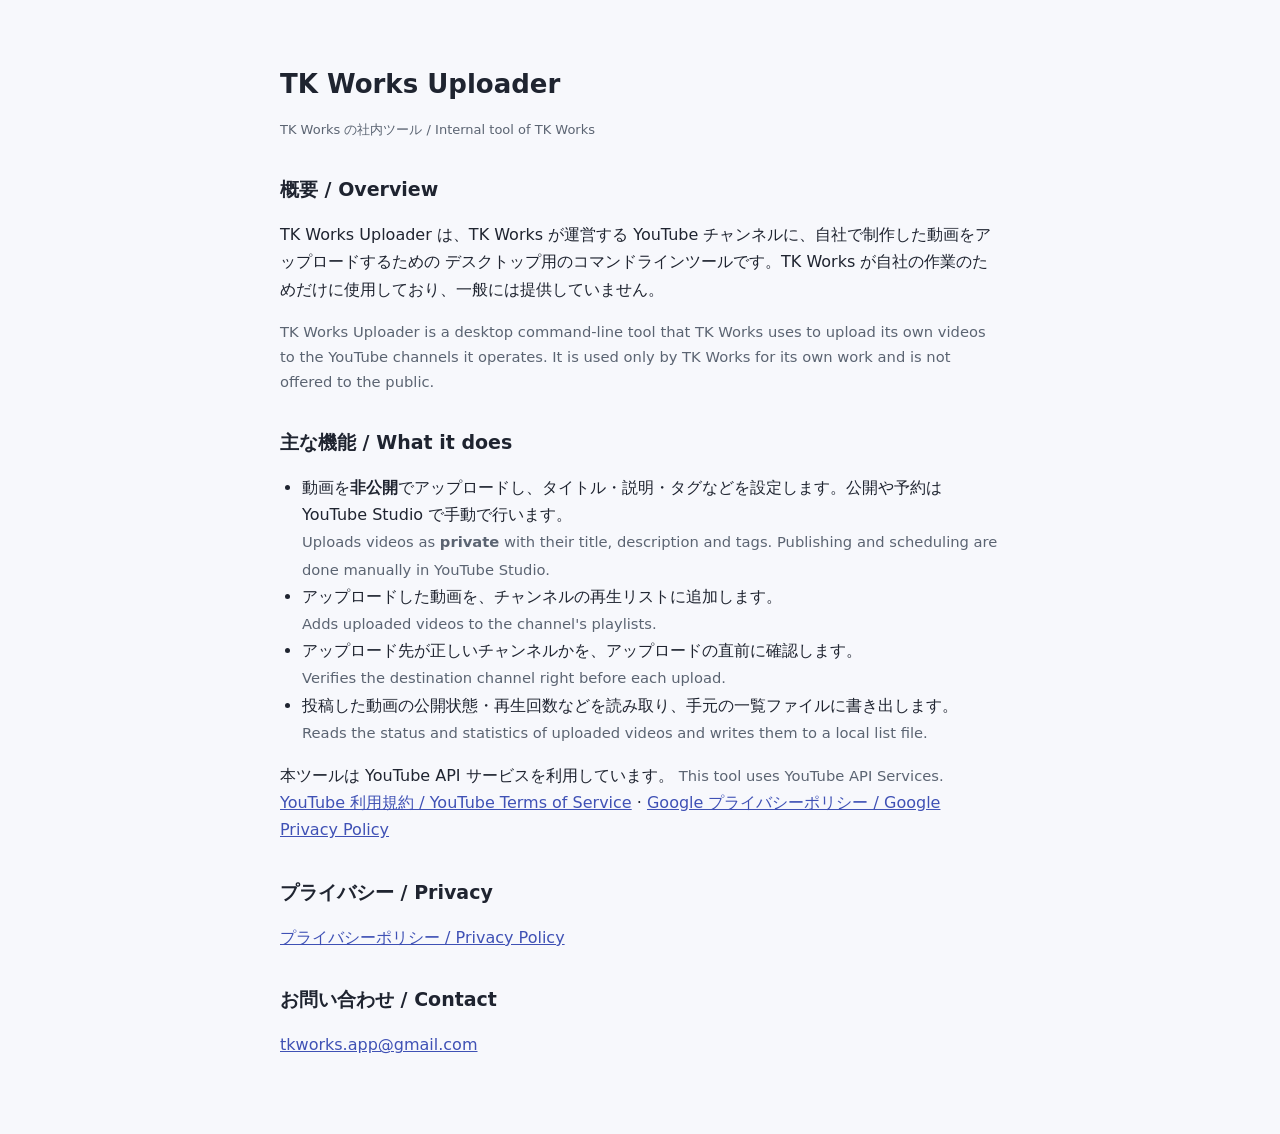
<file: index.html>
<!DOCTYPE html>
<html lang="ja">
<head>
  <meta charset="UTF-8" />
  <meta name="viewport" content="width=device-width, initial-scale=1.0" />
  <title>TK Works Uploader</title>
  <meta name="description" content="TK Works が自社の YouTube チャンネルへ動画を非公開でアップロードし、投稿状況を確認するための社内ツールです。" />
  <link rel="stylesheet" href="styles.css" />
</head>
<body>
  <article class="doc">
    <h1>TK Works Uploader</h1>
    <p class="updated">TK Works の社内ツール / Internal tool of TK Works</p>

    <h2>概要 / Overview</h2>
    <p>
      TK Works Uploader は、TK Works が運営する YouTube チャンネルに、自社で制作した動画をアップロードするための
      デスクトップ用のコマンドラインツールです。TK Works が自社の作業のためだけに使用しており、一般には提供していません。
    </p>
    <p class="en">
      TK Works Uploader is a desktop command-line tool that TK Works uses to upload its own videos to the YouTube
      channels it operates. It is used only by TK Works for its own work and is not offered to the public.
    </p>

    <h2>主な機能 / What it does</h2>
    <ul>
      <li>
        動画を<strong>非公開</strong>でアップロードし、タイトル・説明・タグなどを設定します。公開や予約は YouTube Studio で手動で行います。
        <br /><span class="en">Uploads videos as <strong>private</strong> with their title, description and tags. Publishing and scheduling are done manually in YouTube Studio.</span>
      </li>
      <li>
        アップロードした動画を、チャンネルの再生リストに追加します。
        <br /><span class="en">Adds uploaded videos to the channel's playlists.</span>
      </li>
      <li>
        アップロード先が正しいチャンネルかを、アップロードの直前に確認します。
        <br /><span class="en">Verifies the destination channel right before each upload.</span>
      </li>
      <li>
        投稿した動画の公開状態・再生回数などを読み取り、手元の一覧ファイルに書き出します。
        <br /><span class="en">Reads the status and statistics of uploaded videos and writes them to a local list file.</span>
      </li>
    </ul>

    <p>
      本ツールは YouTube API サービスを利用しています。
      <span class="en">This tool uses YouTube API Services.</span><br />
      <a href="https://www.youtube.com/t/terms">YouTube 利用規約 / YouTube Terms of Service</a> ·
      <a href="https://policies.google.com/privacy">Google プライバシーポリシー / Google Privacy Policy</a>
    </p>

    <h2>プライバシー / Privacy</h2>
    <p>
      <a href="privacy.html">プライバシーポリシー / Privacy Policy</a>
    </p>

    <h2>お問い合わせ / Contact</h2>
    <p><a href="mailto:tkworks.app@gmail.com">tkworks.app@gmail.com</a></p>
  </article>
</body>
</html>
</file>
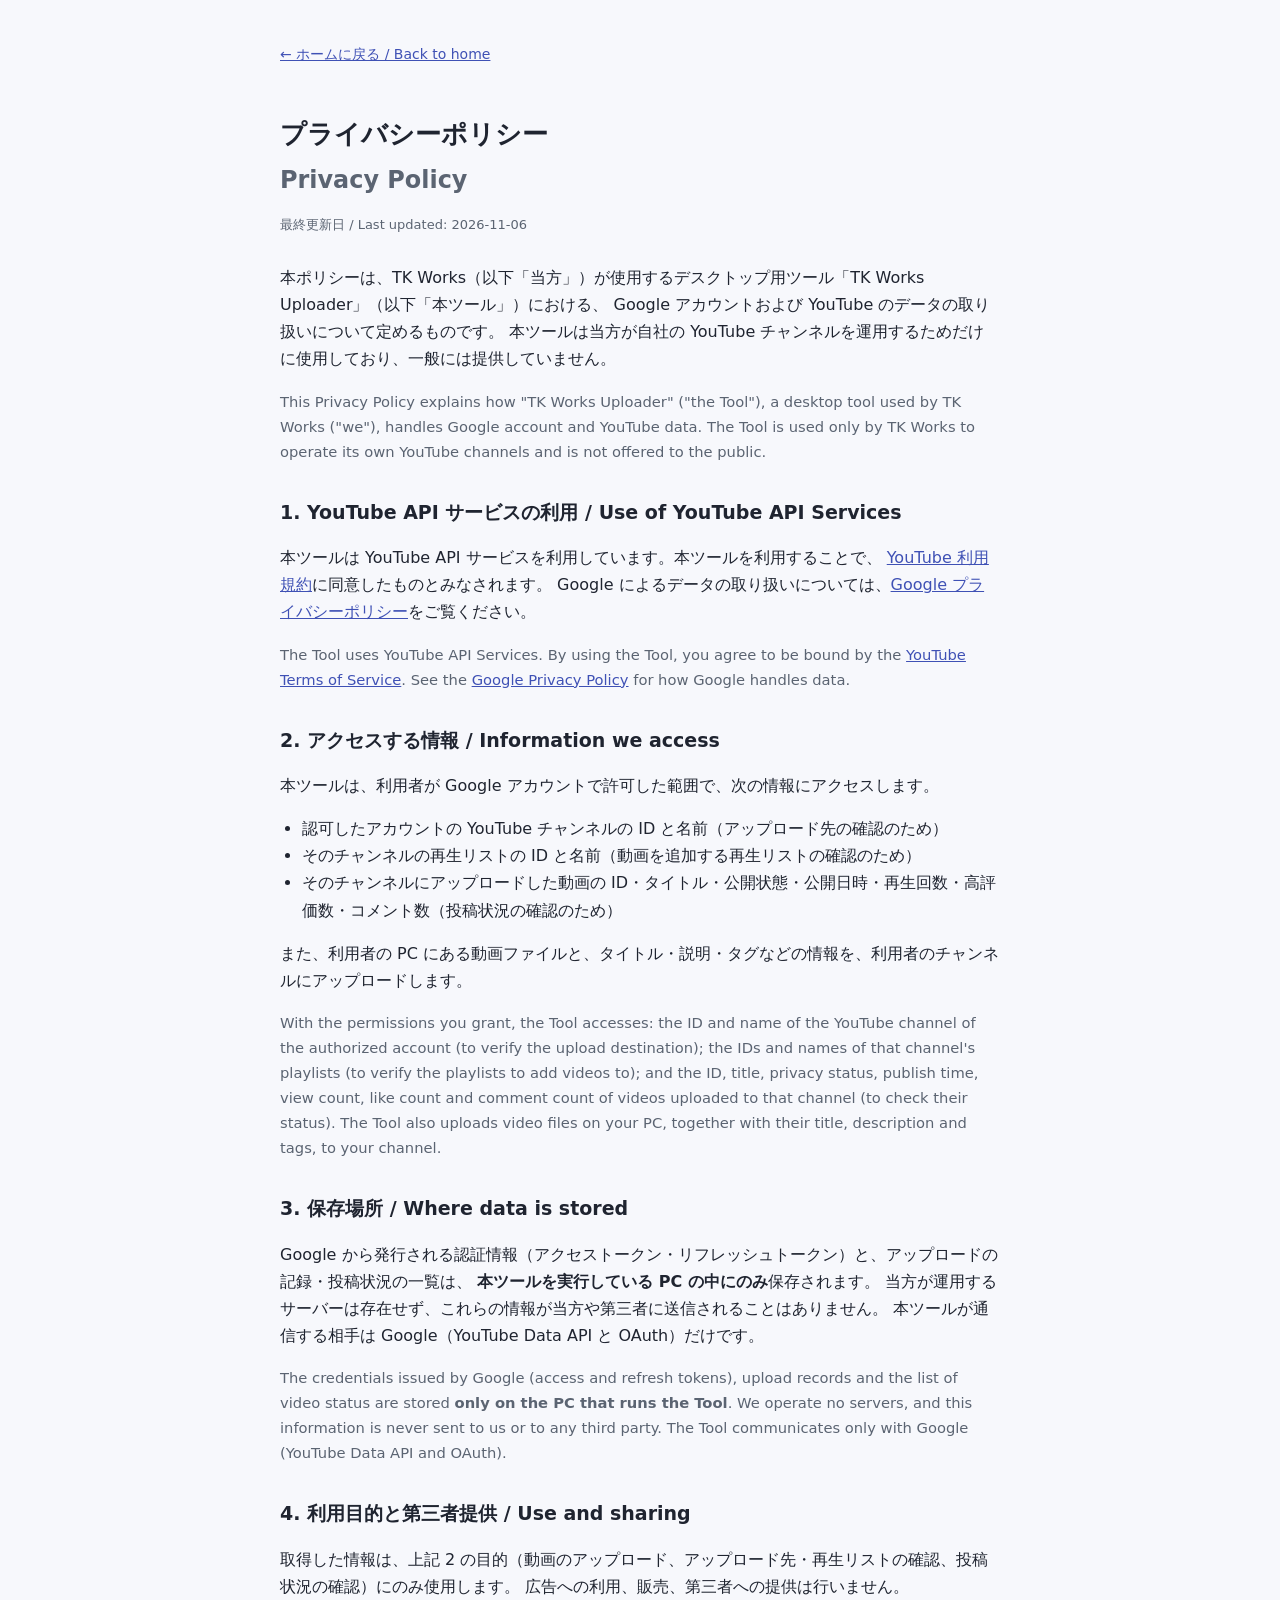
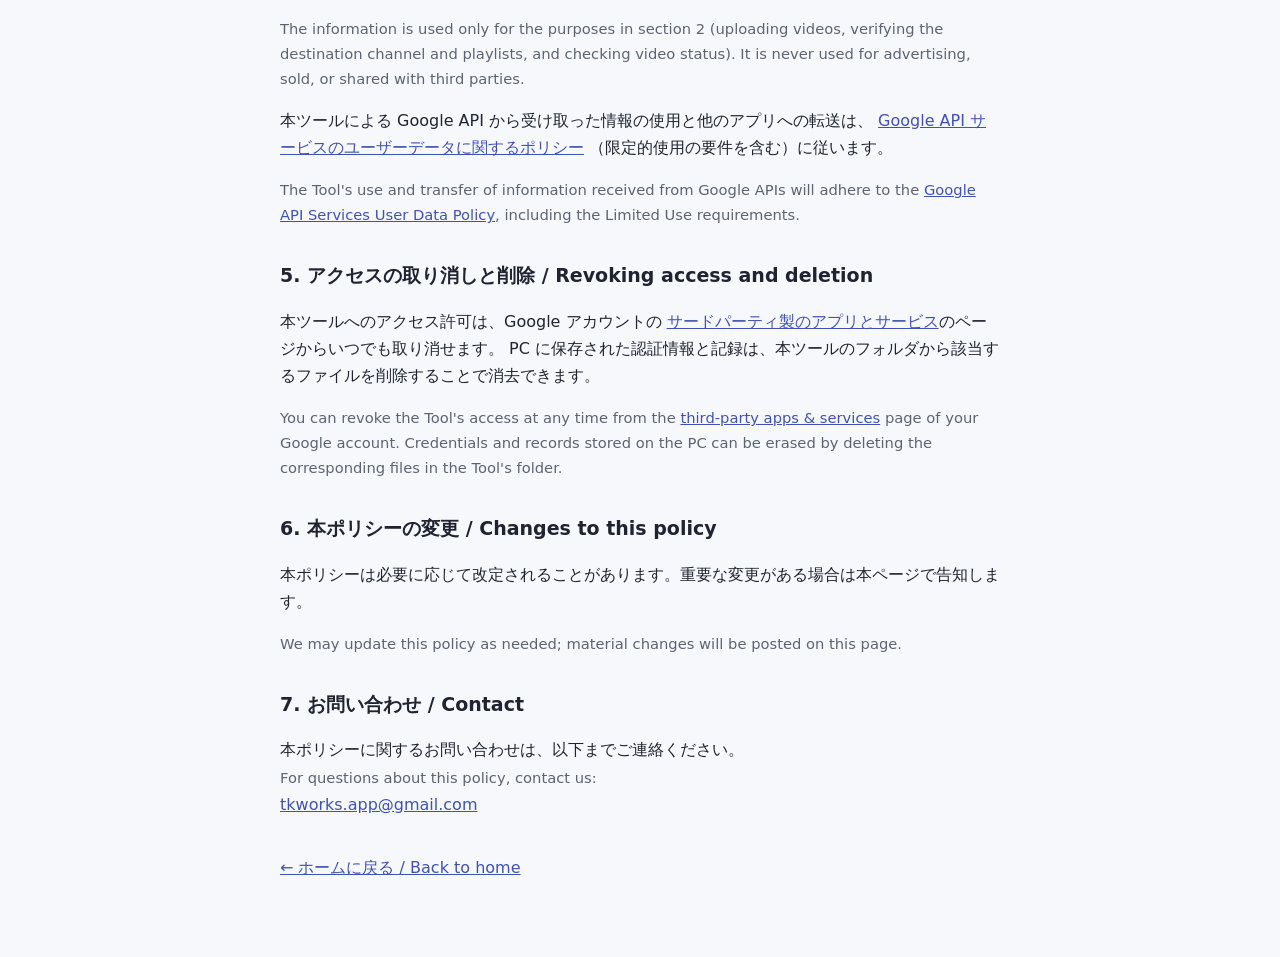
<file: privacy.html>
<!DOCTYPE html>
<html lang="ja">
<head>
  <meta charset="UTF-8" />
  <meta name="viewport" content="width=device-width, initial-scale=1.0" />
  <title>プライバシーポリシー / Privacy Policy — TK Works Uploader</title>
  <meta name="description" content="TK Works Uploader のプライバシーポリシー。Google アカウントのデータは利用者の PC にのみ保存され、第三者に提供しません。" />
  <link rel="stylesheet" href="styles.css" />
</head>
<body>
  <article class="doc">
    <a class="back" href="index.html">← ホームに戻る / Back to home</a>
    <h1>プライバシーポリシー<br /><span class="en">Privacy Policy</span></h1>
    <p class="updated">最終更新日 / Last updated: 2026-11-06</p>

    <p>
      本ポリシーは、TK Works（以下「当方」）が使用するデスクトップ用ツール「TK Works Uploader」（以下「本ツール」）における、
      Google アカウントおよび YouTube のデータの取り扱いについて定めるものです。
      本ツールは当方が自社の YouTube チャンネルを運用するためだけに使用しており、一般には提供していません。
    </p>
    <p class="en">
      This Privacy Policy explains how "TK Works Uploader" ("the Tool"), a desktop tool used by TK Works ("we"),
      handles Google account and YouTube data. The Tool is used only by TK Works to operate its own YouTube channels
      and is not offered to the public.
    </p>

    <h2>1. YouTube API サービスの利用 / Use of YouTube API Services</h2>
    <p>
      本ツールは YouTube API サービスを利用しています。本ツールを利用することで、
      <a href="https://www.youtube.com/t/terms">YouTube 利用規約</a>に同意したものとみなされます。
      Google によるデータの取り扱いについては、<a href="https://policies.google.com/privacy">Google プライバシーポリシー</a>をご覧ください。
    </p>
    <p class="en">
      The Tool uses YouTube API Services. By using the Tool, you agree to be bound by the
      <a href="https://www.youtube.com/t/terms">YouTube Terms of Service</a>. See the
      <a href="https://policies.google.com/privacy">Google Privacy Policy</a> for how Google handles data.
    </p>

    <h2>2. アクセスする情報 / Information we access</h2>
    <p>本ツールは、利用者が Google アカウントで許可した範囲で、次の情報にアクセスします。</p>
    <ul>
      <li>認可したアカウントの YouTube チャンネルの ID と名前（アップロード先の確認のため）</li>
      <li>そのチャンネルの再生リストの ID と名前（動画を追加する再生リストの確認のため）</li>
      <li>そのチャンネルにアップロードした動画の ID・タイトル・公開状態・公開日時・再生回数・高評価数・コメント数（投稿状況の確認のため）</li>
    </ul>
    <p>
      また、利用者の PC にある動画ファイルと、タイトル・説明・タグなどの情報を、利用者のチャンネルにアップロードします。
    </p>
    <p class="en">
      With the permissions you grant, the Tool accesses: the ID and name of the YouTube channel of the authorized account
      (to verify the upload destination); the IDs and names of that channel's playlists (to verify the playlists to add
      videos to); and the ID, title, privacy status, publish time, view count, like count and comment count of videos
      uploaded to that channel (to check their status). The Tool also uploads video files on your PC, together with their
      title, description and tags, to your channel.
    </p>

    <h2>3. 保存場所 / Where data is stored</h2>
    <p>
      Google から発行される認証情報（アクセストークン・リフレッシュトークン）と、アップロードの記録・投稿状況の一覧は、
      <strong>本ツールを実行している PC の中にのみ</strong>保存されます。
      当方が運用するサーバーは存在せず、これらの情報が当方や第三者に送信されることはありません。
      本ツールが通信する相手は Google（YouTube Data API と OAuth）だけです。
    </p>
    <p class="en">
      The credentials issued by Google (access and refresh tokens), upload records and the list of video status are stored
      <strong>only on the PC that runs the Tool</strong>. We operate no servers, and this information is never sent to us
      or to any third party. The Tool communicates only with Google (YouTube Data API and OAuth).
    </p>

    <h2>4. 利用目的と第三者提供 / Use and sharing</h2>
    <p>
      取得した情報は、上記 2 の目的（動画のアップロード、アップロード先・再生リストの確認、投稿状況の確認）にのみ使用します。
      広告への利用、販売、第三者への提供は行いません。
    </p>
    <p class="en">
      The information is used only for the purposes in section 2 (uploading videos, verifying the destination channel and
      playlists, and checking video status). It is never used for advertising, sold, or shared with third parties.
    </p>
    <p>
      本ツールによる Google API から受け取った情報の使用と他のアプリへの転送は、
      <a href="https://developers.google.com/terms/api-services-user-data-policy">Google API サービスのユーザーデータに関するポリシー</a>
      （限定的使用の要件を含む）に従います。
    </p>
    <p class="en">
      The Tool's use and transfer of information received from Google APIs will adhere to the
      <a href="https://developers.google.com/terms/api-services-user-data-policy">Google API Services User Data Policy</a>,
      including the Limited Use requirements.
    </p>

    <h2>5. アクセスの取り消しと削除 / Revoking access and deletion</h2>
    <p>
      本ツールへのアクセス許可は、Google アカウントの
      <a href="https://myaccount.google.com/permissions">サードパーティ製のアプリとサービス</a>のページからいつでも取り消せます。
      PC に保存された認証情報と記録は、本ツールのフォルダから該当するファイルを削除することで消去できます。
    </p>
    <p class="en">
      You can revoke the Tool's access at any time from the
      <a href="https://myaccount.google.com/permissions">third-party apps &amp; services</a> page of your Google account.
      Credentials and records stored on the PC can be erased by deleting the corresponding files in the Tool's folder.
    </p>

    <h2>6. 本ポリシーの変更 / Changes to this policy</h2>
    <p>本ポリシーは必要に応じて改定されることがあります。重要な変更がある場合は本ページで告知します。</p>
    <p class="en">We may update this policy as needed; material changes will be posted on this page.</p>

    <h2>7. お問い合わせ / Contact</h2>
    <p>
      本ポリシーに関するお問い合わせは、以下までご連絡ください。<br />
      <span class="en">For questions about this policy, contact us:</span><br />
      <a href="mailto:tkworks.app@gmail.com">tkworks.app@gmail.com</a>
    </p>

    <p style="margin-top:36px;"><a href="index.html">← ホームに戻る / Back to home</a></p>
  </article>
</body>
</html>
</file>
<file: styles.css>
:root {
  --primary: #3f51b5;
  --primary-dark: #303f9f;
  --bg: #f7f8fc;
  --card: #ffffff;
  --text: #1f2430;
  --muted: #5b6472;
  --border: #e3e6ef;
  --accent-bg: #eef1ff;
  --ok: #0f766e;
  --ok-bg: #ecfdf5;
  --maxw: 960px;
}

* { box-sizing: border-box; }

html { scroll-behavior: smooth; }

body {
  margin: 0;
  font-family: "Segoe UI", "Hiragino Sans", "Meiryo", system-ui, sans-serif;
  color: var(--text);
  background: var(--bg);
  line-height: 1.7;
  font-size: 16px;
}

a { color: var(--primary); }

.lang-en {
  color: var(--muted);
  font-size: 0.86em;
  display: block;
  margin-top: 2px;
  font-weight: 400;
}

/* ---- header ---- */
.site-header {
  background: linear-gradient(135deg, var(--primary), var(--primary-dark));
  color: #fff;
  padding: 56px 20px 60px;
  text-align: center;
}
.site-header .logo {
  font-size: 44px;
  line-height: 1;
  margin-bottom: 14px;
}
.site-header h1 {
  margin: 0 0 6px;
  font-size: 30px;
  letter-spacing: 0.02em;
}
.site-header .tagline {
  max-width: 640px;
  margin: 10px auto 0;
  font-size: 17px;
}
.site-header .tagline .lang-en { color: rgba(255,255,255,0.82); }

.cta-row { margin-top: 26px; display: flex; gap: 12px; justify-content: center; flex-wrap: wrap; }
.btn {
  display: inline-block;
  padding: 11px 22px;
  border-radius: 8px;
  font-size: 15px;
  font-weight: 600;
  text-decoration: none;
  border: 1px solid transparent;
}
.btn-primary { background: #fff; color: var(--primary-dark); }
.btn-primary:hover { background: #eef1ff; }
.btn-ghost { border-color: rgba(255,255,255,0.6); color: #fff; }
.btn-ghost:hover { background: rgba(255,255,255,0.12); }

/* ---- layout ---- */
main { max-width: var(--maxw); margin: 0 auto; padding: 0 20px; }
section { padding: 44px 0; border-bottom: 1px solid var(--border); }
section:last-of-type { border-bottom: none; }
section h2 {
  font-size: 23px;
  margin: 0 0 6px;
}
section > .section-en {
  color: var(--muted);
  font-size: 14px;
  margin: 0 0 22px;
}

/* ---- feature grid ---- */
.grid {
  display: grid;
  grid-template-columns: repeat(auto-fit, minmax(240px, 1fr));
  gap: 16px;
  margin-top: 8px;
}
.card {
  background: var(--card);
  border: 1px solid var(--border);
  border-radius: 12px;
  padding: 18px 18px 20px;
}
.card .ico { font-size: 26px; }
.card h3 { margin: 10px 0 6px; font-size: 16px; }
.card p { margin: 0; color: var(--muted); font-size: 14px; }
.card p .lang-en { font-size: 0.9em; margin-top: 4px; }

/* ---- steps ---- */
ol.steps { counter-reset: step; list-style: none; padding: 0; margin: 8px 0 0; }
ol.steps li {
  position: relative;
  padding: 12px 12px 12px 52px;
  margin-bottom: 10px;
  background: var(--card);
  border: 1px solid var(--border);
  border-radius: 10px;
}
ol.steps li::before {
  counter-increment: step;
  content: counter(step);
  position: absolute;
  left: 12px; top: 12px;
  width: 28px; height: 28px;
  background: var(--primary);
  color: #fff;
  border-radius: 50%;
  display: flex; align-items: center; justify-content: center;
  font-weight: 700; font-size: 14px;
}
ol.steps li .lang-en { font-size: 13px; }

/* ---- security callout ---- */
.callout {
  background: var(--ok-bg);
  border: 1px solid #bfe9df;
  border-radius: 12px;
  padding: 18px 20px;
}
.callout ul { margin: 0; padding-left: 20px; }
.callout li { margin-bottom: 8px; }
.callout li:last-child { margin-bottom: 0; }
.callout .lang-en { font-size: 13px; }

/* ---- providers ---- */
.chips { display: flex; flex-wrap: wrap; gap: 10px; margin-top: 6px; }
.chip {
  background: var(--accent-bg);
  color: var(--primary-dark);
  border: 1px solid #d4dbff;
  border-radius: 999px;
  padding: 6px 14px;
  font-size: 14px;
  font-weight: 600;
}

/* ---- contact ---- */
.contact-box {
  background: var(--card);
  border: 1px solid var(--border);
  border-radius: 12px;
  padding: 20px;
  text-align: center;
}
.contact-box a.mail { font-size: 18px; font-weight: 700; }

/* ---- footer ---- */
.site-footer {
  text-align: center;
  color: var(--muted);
  font-size: 13px;
  padding: 28px 20px 40px;
}
.site-footer a { margin: 0 8px; }

/* ---- privacy page ---- */
.doc { max-width: 760px; margin: 0 auto; padding: 40px 20px 60px; }
.doc h1 { font-size: 26px; margin-bottom: 4px; }
.doc .updated { color: var(--muted); font-size: 13px; margin-bottom: 28px; }
.doc h2 { font-size: 19px; margin-top: 32px; }
.doc h3 { font-size: 15px; margin-top: 20px; color: var(--muted); }
.doc p, .doc li { color: var(--text); }
.doc ul { padding-left: 22px; }
.doc .back { display: inline-block; margin-bottom: 24px; font-size: 14px; }
.doc .en { color: var(--muted); font-size: 0.92em; }

/* ---- hero screenshot ---- */
.hero-shot { max-width: 720px; margin: 30px auto 0; }
.hero-shot .shot { background: rgba(255,255,255,0.14); border-color: rgba(255,255,255,0.28); }

/* ---- screenshot frame + placeholder ---- */
.shot {
  margin: 0;
  background: var(--card);
  border: 1px solid var(--border);
  border-radius: 12px;
  padding: 8px;
  box-shadow: 0 10px 28px rgba(31, 36, 48, 0.10);
}
.shot img { display: block; width: 100%; border-radius: 8px; }
.shot-ph {
  display: none; /* JS shows this (flex) when the image is missing */
  flex-direction: column;
  align-items: center;
  justify-content: center;
  gap: 4px;
  min-height: 240px;
  border-radius: 8px;
  color: var(--muted);
  font-weight: 600;
  font-size: 14px;
  background: repeating-linear-gradient(45deg, #eef1f8, #eef1f8 12px, #e6eaf5 12px, #e6eaf5 24px);
}
.shot-ph small { font-weight: 400; font-size: 12px; opacity: 0.8; }

/* ---- alternating feature rows ---- */
.feature-row {
  display: flex;
  gap: 32px;
  align-items: center;
  margin: 34px 0;
}
.feature-row.reverse { flex-direction: row-reverse; }
.feature-row .shot { flex: 1 1 0; min-width: 0; }
.feature-row .feature-text { flex: 1 1 0; min-width: 0; }
.feature-text h3 { margin: 0 0 8px; font-size: 19px; }
.feature-text > p { color: var(--muted); margin: 0 0 12px; font-size: 14px; }

ul.ticks { list-style: none; padding: 0; margin: 0; }
ul.ticks li { position: relative; padding-left: 24px; margin-bottom: 7px; font-size: 14px; }
ul.ticks li::before {
  content: "✓";
  position: absolute; left: 0; top: 0;
  color: var(--primary); font-weight: 700;
}

/* ---- how-it-works with thumbnails ---- */
.steps-thumb { list-style: none; counter-reset: step; padding: 0; margin: 8px 0 0; }
.steps-thumb li {
  counter-increment: step;
  display: flex;
  gap: 16px;
  align-items: center;
  background: var(--card);
  border: 1px solid var(--border);
  border-radius: 10px;
  padding: 12px;
  margin-bottom: 10px;
}
.step-thumb { flex: 0 0 170px; width: 170px; }
.step-thumb .shot { padding: 5px; box-shadow: 0 4px 14px rgba(31, 36, 48, 0.08); }
.step-thumb .shot img { border-radius: 5px; }
.step-thumb .shot-ph { min-height: 100px; font-size: 11px; }
.step-body { flex: 1; min-width: 0; position: relative; padding-left: 42px; font-size: 14px; }
.step-body::before {
  content: counter(step);
  position: absolute; left: 0; top: -2px;
  width: 28px; height: 28px;
  background: var(--primary); color: #fff; border-radius: 50%;
  display: flex; align-items: center; justify-content: center;
  font-weight: 700; font-size: 14px;
}
@media (max-width: 560px) {
  .steps-thumb li { flex-direction: column; align-items: stretch; }
  .step-thumb { width: 100%; flex-basis: auto; }
}

/* ---- trial box ---- */
.trial-box {
  background: var(--accent-bg);
  border: 1px solid #d4dbff;
  border-radius: 12px;
  padding: 22px;
  text-align: center;
}
.trial-box .big { font-size: 22px; font-weight: 700; color: var(--primary-dark); margin: 0 0 8px; }
.trial-box p { margin: 0; color: var(--text); font-size: 14px; }

/* ---- FAQ ---- */
.faq-item {
  background: var(--card);
  border: 1px solid var(--border);
  border-radius: 10px;
  padding: 14px 16px;
  margin-bottom: 10px;
}
.faq-item h4 { margin: 0 0 6px; font-size: 15px; }
.faq-item p { margin: 0; color: var(--muted); font-size: 14px; }

@media (max-width: 720px) {
  .feature-row, .feature-row.reverse { flex-direction: column; gap: 16px; }
}

@media (max-width: 520px) {
  .site-header { padding: 44px 16px 48px; }
  .site-header h1 { font-size: 25px; }
}
</file>
